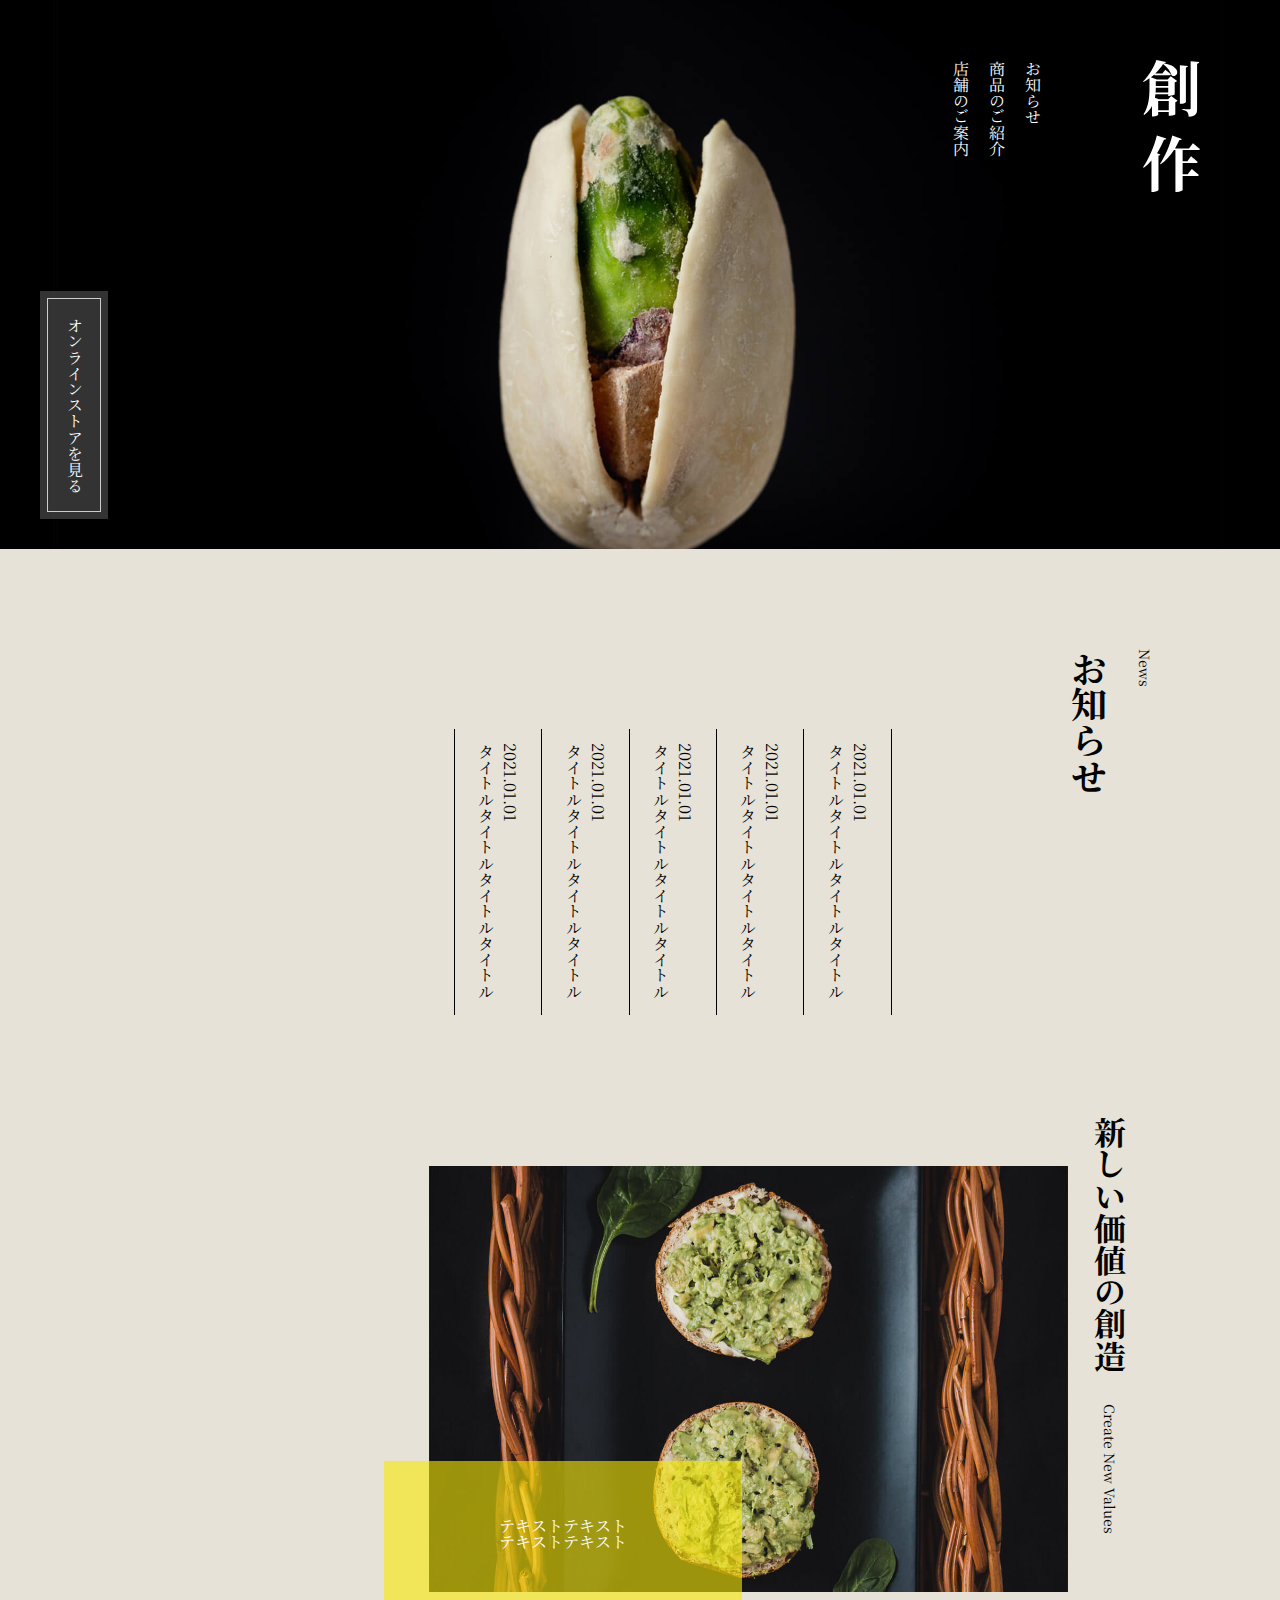
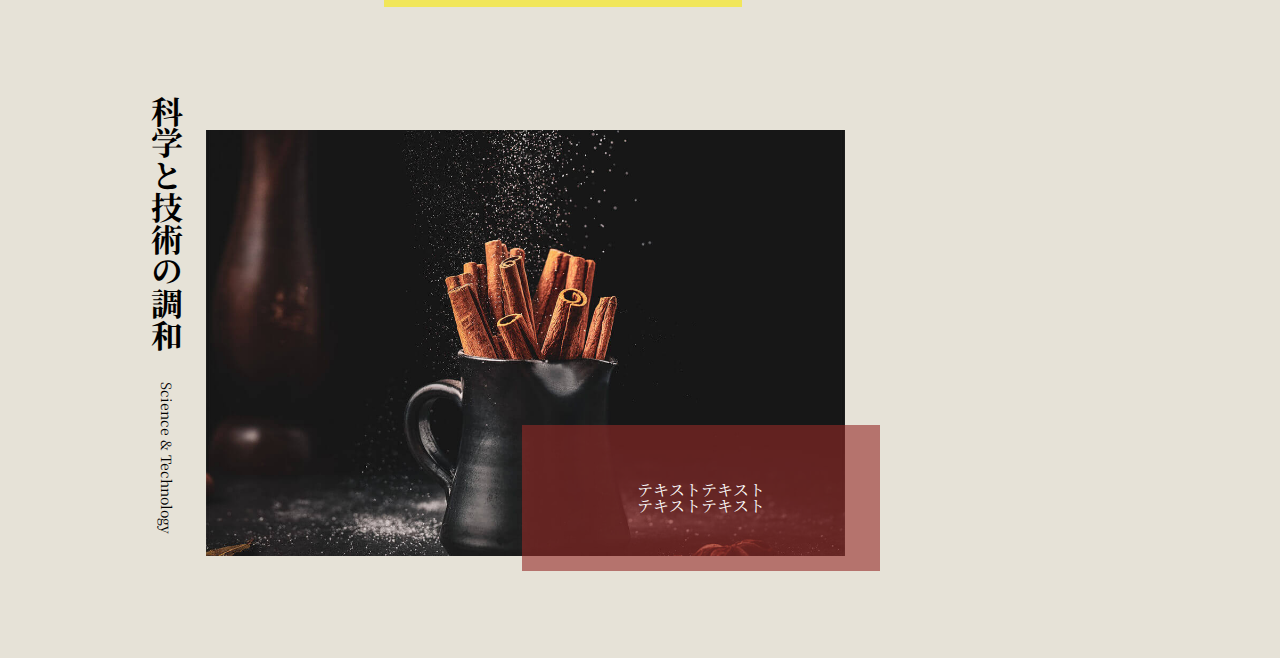
<file: 縦書き模写/index.html>
<!DOCTYPE html>
<html lang="ja">
  <head>
    <meta charset="UTF-8">
    <meta name="viewport" content="width=device-width, initial-scale=1.0">
    <title>創作</title>
    <meta name="description" content="和菓子専門店">
    <meta name="keywords" content="創作, 和菓子, お茶菓子">
    <link rel="stylesheet" href="reset.css">
    <link rel="stylesheet" href="style.css">
    <link href="https://fonts.googleapis.com/css2?family=Noto+Serif+JP&display=swap" rel="stylesheet">
  </head>

  <body>
    <header>
      <a href="index.html" ><img src="img/logo.svg" alt="ロゴ" id="logo"></a>
      <div id="header-menu">
        <a>お知らせ</a>
        <a>商品のご紹介</a>
        <a>店舗のご案内</a>
      </div>
      <button>オンラインストアを見る</button>
    </header>
    <main>
      <section id="news">
        <div id="news-title">
          <p>News</p>
          <h1>お知らせ</h1>
        </div>
        <ul>
          <li class="list-day">2021.01.01</li>
          <li class="list-title">タイトルタイトルタイトルタイトル</li>
          <li class="list-day">2021.01.01</li>
          <li class="list-title">タイトルタイトルタイトルタイトル</li>
          <li class="list-day">2021.01.01</li>
          <li class="list-title">タイトルタイトルタイトルタイトル</li>
          <li class="list-day">2021.01.01</li>
          <li class="list-title">タイトルタイトルタイトルタイトル</li>
          <li class="list-day">2021.01.01</li>
          <li class="list-title">タイトルタイトルタイトルタイトル</li>
        </ul>
      </section>

<!-- プロダクト -->

      <section id="product">
        <div id="new-values">
          <div class="product-text">
            <h2 class="product-title">新しい価値の創造</h2>
            <p class="product-sentence">Create New Values</p>
          </div>
          <img class="product-img" src="img/products1.jpg" alt="お菓子">
          <div class="product-img-text-first">
            <p>テキストテキストテキストテキスト</p>
          </div>
        </div>
        <div id="science">
          <div class="product-text">
            <h2 class="product-title">科学と技術の調和</h2>
            <p class="product-sentence">Science & Technology</p>
          </div>
          <img class="product-img" src="img/products2.jpg" alt="お菓子">
          <div class="product-img-text-second">
            <p>テキストテキストテキストテキスト</p>
          </div>
          
        </div>
      </section>

    </main>
  </body>
</html>
</file>
<file: 縦書き模写/style.css>
body {
font-family: 'Noto Serif JP', serif;
background-color: #E6E2D7;
}

button {
  font-family: 'Noto Serif JP', serif;
}

/* ヘッダー */

header {
  background-image: url(img/mainvisual-pc.jpg);
  background-size: cover;
  background-position: center;
  aspect-ratio: 7 / 3; 
  width: 100%;
  display: flex;
  flex-direction: row-reverse;
  position: relative;
}

#logo {
  margin-top: 60px;
  margin-right: 80px;
}

#header-menu {
  font-size: 16px;
  color: #fff;
  writing-mode: vertical-rl;
  display: flex;
  flex-direction: column;
  margin-top: 60px;
  gap: 20px;
  margin-right: 8%;
  font-size: 16px;
}

header button {
  all: unset;
  writing-mode: vertical-rl;
  position: absolute;
  left: 40px;
  bottom: 30px;
  font-size: 16px;
  padding: 26px;
  background-color:rgba(255, 255, 255, 0.2);
  color: #fff;
  outline: 1px solid #CCC;
  outline-offset: -8px;
}

/* ニュース */

#news {
  width: 80%;
  max-width: 1024px;
  margin: 100px auto;
  display: flex;
  flex-direction: row-reverse;
}

#news-title {
  display: flex;
  flex-direction: row-reverse;
  font-size: 36px;
  font-weight: medium;
  margin-left: 10%;
  align-items: flex-start;
}

#news-title p {
  font-size: 14px;
  writing-mode: vertical-rl;
  display: block;
  margin-left: 20%;
}

h1 {
  font-size: 36px;
  writing-mode: vertical-rl;
}

ul {
  writing-mode: vertical-rl;
  flex-direction: row-reverse;
  margin-top: 80px;
  height: 286px;
}

.list-day {
  padding: 5% 8% 0 3%;
  border-right: 1px solid #000;  
}

.list-title {
  padding: 5% 0 0 8%;
}

li:last-child {
  border-left: 1px solid #000;
}

/* プロダクト */

#product {
  width: 80%;
  max-width: 1024px;
  margin: 100px auto;
  display: block;
}

#new-values {
  display: flex;
  flex-direction: row-reverse;
  position: relative;
  margin-bottom: 10%;
  margin-left: auto;
}

#science {
  display: flex;
  position: relative;
  width: 70%;
  margin-bottom: 10%;
  margin-right: auto;
}

.product-text {
  writing-mode: vertical-rl;
  display: flex;
  align-items: center;
  gap: 7%;
  margin: 0 1%;
}

.product-title {
  font-size: 32px;
}

.product-sentence {
  font-size: 14px;
}

.product-img {
  margin-top: 5%;
  width: 639px;
  display: flex;
}

.product-img-text-first {
  position: absolute;
  width: 358px;
  height: 146px;
  background-color: rgb(249, 233, 6,0.6);
  color: #fff;
  writing-mode: horizontal-tb;
  right: 40%;
  bottom: -15px;
  display: flex;
  align-items: center;
  justify-content: center;
  text-align: center;
}

.product-img-text-first p {
  width: 128px;
}

.product-img-text-second {
  position: absolute;
  width: 358px;
  height: 146px;
  background-color: rgb(149, 42, 38,0.6);
  color: #fff;
  writing-mode: horizontal-tb;
  left: 55%;
  bottom: -15px;
  display: flex;
  align-items: center;
  justify-content: center;
  text-align: center;
}

.product-img-text-second p {
  width: 128px;
}

/* フッター */

#footer {
  background-color: #000;
  color: #fff;
  flex-direction: row-reverse;
  display: flex;
  padding-right: 10%;
  padding-top: 50px;
  position: relative;
}

#address {
  writing-mode: vertical-rl;
  margin: 0 50px 30px 0;
  font-size: 14px;
}

#footer-menu {
  writing-mode: vertical-rl;
  display: flex;
  flex-direction: column;
  gap: 20px;
  margin-right: 8%;
  font-size: 16px;
}

#footer-link {
  writing-mode: vertical-rl;
  margin-left: 2%;
  margin-right: auto;
  font-size: 14px;
  display: flex;
  text-align: center;
  gap: 3%;

}

#copyright {
  position: absolute;
  bottom: 3%;
  left: 50%;
  translate: X(-50%); 
  font-size: 10px;
}



/* スマホ対応 */

@media screen and (max-width: 768px) {

/* ヘッダー */

  header {
    background: url(img/mainvisual-sp.jpg) no-repeat center/cover !important;
    background-size: cover;
    background-position: center;
    aspect-ratio: 5 / 8; 
  }

  #logo {
  margin-top: 60px;
  margin-right: 10px;
  }

  #header-menu {
    margin-top: 60px;
    gap: 25px;
    margin-right: 12%;
  }

  /* ニュース */

  ul li:nth-of-type(n+7) {
    display: none;
  }

  ul li:nth-of-type(n+6) {
    border-left: 1px solid;
  }

  /* プロダクト */

  #product {
  width: 90%;
  margin: 100px auto;
  display: block;
}

#new-values {
  display: flex;
  flex-direction: row-reverse;
  position: relative;
  margin-bottom: 10%;
  margin-left: auto;
}

#science {
  display: flex;
  position: relative;
  width: 70%;
  margin-bottom: 10%;
  margin-right: auto;
}

.product-title {
  font-size: 24px;
}

.product-sentence {
  display: none;
}

.product-img {
  margin-top: 15%;
  width: 301px;
  display: flex;
}

.product-img-text-first ,
.product-img-text-second {
  width: 192px;
  height: 100px;
}

.product-img-text-first p ,
.product-img-text-second p {
  font-size: 14px;
}

/* フッター */

#address {
  margin-right: 15px;
  font-size: 14px;
}

#footer-menu {
  font-size: 14px;
}

}
</file>
